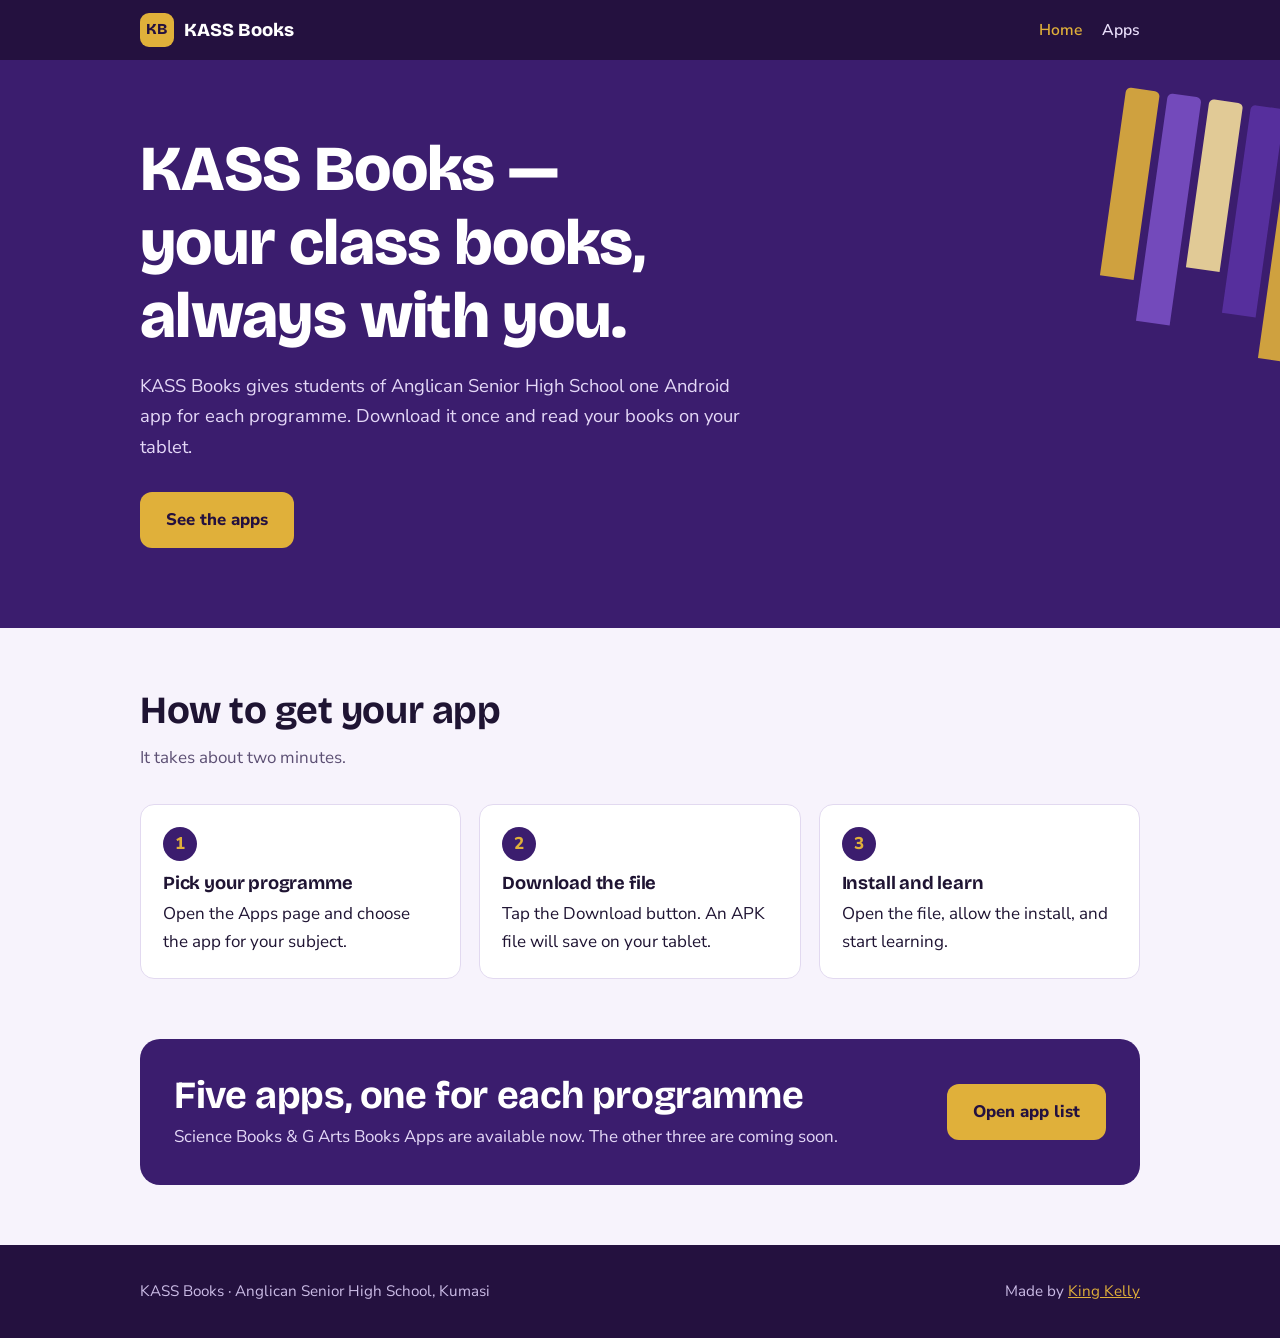
<file: index.html>
<!doctype html><html lang="en"><head><title>KASS Books – Study apps for KASS students</title><meta charset="utf-8"><meta name="viewport" content="width=device-width,initial-scale=1"><link rel="preconnect" href="https://fonts.googleapis.com"><link rel="preconnect" href="https://fonts.gstatic.com" crossorigin><link href="https://fonts.googleapis.com/css2?family=Bricolage+Grotesque:wght@600;800&family=Nunito+Sans:wght@400;600;800&display=swap" rel="stylesheet"><link rel="stylesheet" href="style.css"><link rel="icon" type="image/png" href="favicon.png"><meta name="description" content="Free study apps for students of Anglican Senior High School, Kumasi."></head><body>
<header class="top"><div class="wrap"><a class="brand" href="index.html"><span class="mark">KB</span>KASS Books</a><nav><a href="index.html" aria-current="page">Home</a><a href="apps.html" >Apps</a></nav></div></header>
<main>
<div class="hero"><div class="spine" aria-hidden="true"><i></i><i></i><i></i><i></i><i></i></div><div class="wrap">
<h1>KASS Books — your class books, always with you.</h1>
<p>KASS Books gives students of Anglican Senior High School one Android app for each programme. Download it once and read your books on your tablet.</p>
<a class="btn" href="apps.html">See the apps</a>
</div></div>
<section><div class="wrap">
<h2>How to get your app</h2>
<p class="lead">It takes about two minutes.</p>
<ol class="steps">
<li><h3>Pick your programme</h3><p>Open the Apps page and choose the app for your subject.</p></li>
<li><h3>Download the file</h3><p>Tap the Download button. An APK file will save on your tablet.</p></li>
<li><h3>Install and learn</h3><p>Open the file, allow the install, and start learning.</p></li>
</ol></div></section>
<section style="padding-top:0"><div class="wrap"><div class="panel"><div><h2>Five apps, one for each programme</h2><p>Science Books & G Arts Books Apps are available now. The other three are coming soon.</p></div><a class="btn" href="apps.html">Open app list</a></div></div></section>
</main>
<footer><div class="wrap"><span>KASS Books · Anglican Senior High School, Kumasi</span><span>Made by <a href="https://wa.me/@King_KellyX?text=Hello">King Kelly</a></span></div></footer></body></html>
</file>
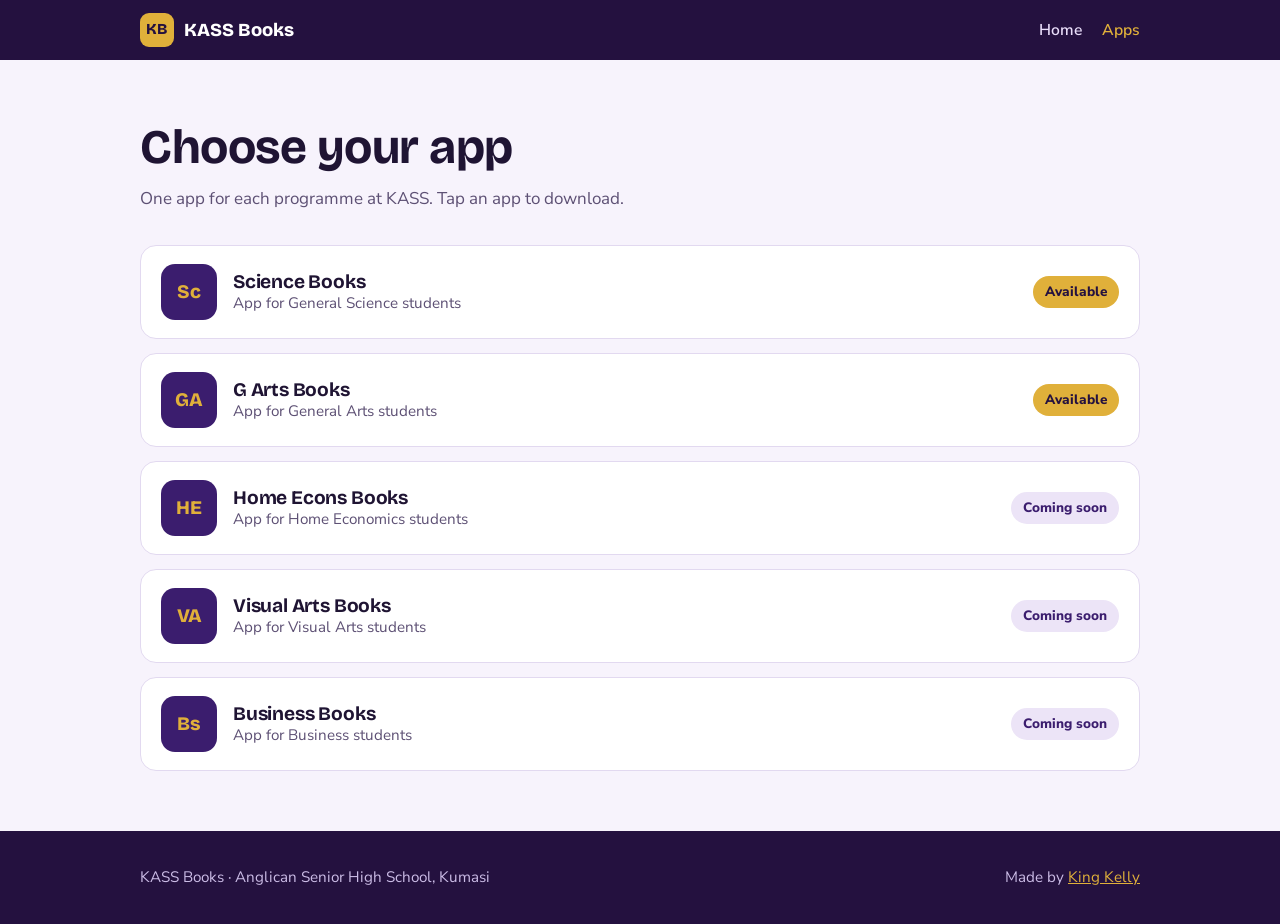
<file: apps.html>
<!doctype html><html lang="en"><head><title>Apps – KASS Books</title><meta name="description" content="See all KASS Books apps: Science Books, G Arts Books, Home Econs Books, Visual Arts Books and Business Books for KASS students."><meta charset="utf-8"><meta name="viewport" content="width=device-width,initial-scale=1"><link rel="preconnect" href="https://fonts.googleapis.com"><link rel="preconnect" href="https://fonts.gstatic.com" crossorigin><link href="https://fonts.googleapis.com/css2?family=Bricolage+Grotesque:wght@600;800&family=Nunito+Sans:wght@400;600;800&display=swap" rel="stylesheet"><link rel="stylesheet" href="style.css"><link rel="icon" type="image/png" href="favicon.png"></head><body>
<header class="top"><div class="wrap"><a class="brand" href="index.html"><span class="mark">KB</span>KASS Books</a><nav><a href="index.html" >Home</a><a href="apps.html" aria-current="page">Apps</a></nav></div></header>
<main><section><div class="wrap">
<h1 style="font-size:clamp(2rem,6vw,3rem);margin-bottom:10px">Choose your app</h1>
<p class="lead">One app for each programme at KASS. Tap an app to download.</p>
<div class="list">
<a class="app" href="science.html"><span class="ico">Sc</span><div><h3>Science Books</h3><p>App for General Science students</p></div><span class="tag live">Available</span></a>
<a class="app" href="garts.html"><span class="ico">GA</span><div><h3>G Arts Books</h3><p>App for General Arts students</p></div><span class="tag live">Available</span></a>
<button class="app" data-name="Home Econs Books" data-ico="HE"><span class="ico">HE</span><div><h3>Home Econs Books</h3><p>App for Home Economics students</p></div><span class="tag soon">Coming soon</span></button>
<button class="app" data-name="Visual Arts Books" data-ico="VA"><span class="ico">VA</span><div><h3>Visual Arts Books</h3><p>App for Visual Arts students</p></div><span class="tag soon">Coming soon</span></button>
<button class="app" data-name="Business Books" data-ico="Bs"><span class="ico">Bs</span><div><h3>Business Books</h3><p>App for Business students</p></div><span class="tag soon">Coming soon</span></button>
</div></div></section></main>
<dialog id="soon"><span class="ico" id="d-ico"></span><h3 id="d-name"></h3><p>This app is coming soon. Please check back later.</p><button class="btn" id="d-close">Okay</button></dialog>
<footer><div class="wrap"><span>KASS Books · Anglican Senior High School, Kumasi</span><span>Made by <a href="https://wa.me/@King_KellyX?text=Hello">King Kelly</a></span></div></footer>
<script>
var d=document.getElementById("soon");
document.querySelectorAll("button.app").forEach(function(b){b.addEventListener("click",function(){document.getElementById("d-name").textContent=b.dataset.name+" – coming soon";document.getElementById("d-ico").textContent=b.dataset.ico;d.showModal()})});
document.getElementById("d-close").onclick=function(){d.close()};
d.addEventListener("click",function(e){if(e.target===d)d.close()});
</script></body></html>
</file>
<file: style.css>
:root{--purple:#3b1d6e;--deep:#24113f;--gold:#e0b03a;--gold-d:#9a7412;--bg:#f7f3fc;--ink:#1f1433;--mute:#5d5074;--line:#e2d9f0;--white:#fff}
*{box-sizing:border-box;margin:0}
html{scroll-behavior:smooth}
body{font-family:"Nunito Sans",system-ui,sans-serif;background:var(--bg);color:var(--ink);line-height:1.65;font-size:17px}
h1,h2,h3{font-family:"Bricolage Grotesque",system-ui,sans-serif;line-height:1.15;letter-spacing:-.01em}
a{color:inherit}
:focus-visible{outline:3px solid var(--gold);outline-offset:3px}
.wrap{max-width:1040px;margin:0 auto;padding:0 20px}
header.top{background:var(--deep);color:#fff;position:sticky;top:0;z-index:10}
header.top .wrap{display:flex;align-items:center;justify-content:space-between;height:60px}
.brand{display:flex;align-items:center;gap:10px;text-decoration:none;font-family:"Bricolage Grotesque",sans-serif;font-weight:800;font-size:1.15rem}
.mark{width:34px;height:34px;border-radius:9px;background:var(--gold);color:var(--deep);display:grid;place-items:center;font-size:.95rem}
nav a{color:#e9defa;text-decoration:none;margin-left:20px;font-weight:600;font-size:.98rem}
nav a:hover,nav a[aria-current]{color:var(--gold)}
.btn{display:inline-block;background:var(--gold);color:var(--deep);font-weight:800;text-decoration:none;padding:14px 26px;border-radius:12px;border:0;font-size:1.05rem;font-family:inherit;cursor:pointer}
.btn:hover{background:#efc250}
.btn.ghost{background:transparent;color:#fff;border:2px solid #b9a3e0;margin-left:10px}
.btn.ghost:hover{border-color:var(--gold);color:var(--gold)}
.hero{background:var(--purple);color:#fff;padding:72px 0 80px;position:relative;overflow:hidden}
.hero h1{font-size:clamp(2.3rem,7vw,4rem);max-width:14ch;font-weight:800}
.hero p{max-width:34em;margin:18px 0 30px;color:#e4d8f7;font-size:1.15rem}
.hero .spine{position:absolute;right:-30px;top:40px;display:flex;gap:8px;transform:rotate(8deg);opacity:.9}
.hero .spine i{display:block;width:34px;border-radius:5px 5px 0 0;background:var(--gold)}
.hero .spine i:nth-child(1){height:190px}.hero .spine i:nth-child(2){height:230px;background:#7a4fc4}.hero .spine i:nth-child(3){height:170px;background:#f3dd9b}.hero .spine i:nth-child(4){height:210px;background:#5a31a3}.hero .spine i:nth-child(5){height:250px}
section{padding:60px 0}
h2{font-size:clamp(1.7rem,4.5vw,2.4rem);margin-bottom:12px}
.lead{color:var(--mute);max-width:36em;margin-bottom:32px}
.steps{display:grid;gap:18px;grid-template-columns:repeat(auto-fit,minmax(230px,1fr));counter-reset:s;list-style:none;padding:0}
.steps li{counter-increment:s;background:var(--white);border:1px solid var(--line);border-radius:14px;padding:22px}
.steps li:before{content:counter(s);display:grid;place-items:center;width:34px;height:34px;border-radius:50%;background:var(--purple);color:var(--gold);font-weight:800;margin-bottom:12px}
.steps h3{font-size:1.15rem;margin-bottom:6px}
.list{display:grid;gap:14px}
.app{display:flex;align-items:center;gap:16px;width:100%;text-align:left;background:var(--white);border:1px solid var(--line);border-radius:16px;padding:18px 20px;text-decoration:none;color:inherit;font:inherit;cursor:pointer}
.app:hover{border-color:var(--purple);box-shadow:0 4px 16px rgba(59,29,110,.12)}
.ico{flex:none;width:56px;height:56px;border-radius:14px;background:var(--purple);color:var(--gold);display:grid;place-items:center;font-family:"Bricolage Grotesque",sans-serif;font-weight:800;font-size:1.2rem}
.app h3{font-size:1.2rem}
.app p{color:var(--mute);font-size:.95rem;line-height:1.4}
.tag{margin-left:auto;flex:none;font-size:.85rem;font-weight:800;padding:5px 12px;border-radius:99px}
.tag.live{background:var(--gold);color:var(--deep)}
.tag.soon{background:#ece4f7;color:var(--purple)}
.panel{background:var(--purple);color:#fff;border-radius:20px;padding:34px;display:flex;flex-wrap:wrap;gap:24px;align-items:center;justify-content:space-between}
.panel h2{margin:0 0 6px}.panel p{color:#e4d8f7}
.facts{display:flex;flex-wrap:wrap;gap:10px 28px;color:var(--mute);margin:14px 0 26px;font-weight:600}
.facts b{color:var(--ink)}
ul.tick{list-style:none;padding:0;display:grid;gap:10px}
ul.tick li{padding-left:30px;position:relative}
ul.tick li:before{content:"";position:absolute;left:0;top:.45em;width:14px;height:8px;border-left:3px solid var(--gold-d);border-bottom:3px solid var(--gold-d);transform:rotate(-45deg)}
footer{background:var(--deep);color:#cbbce6;padding:34px 0;font-size:.95rem}
footer .wrap{display:flex;flex-wrap:wrap;gap:12px 30px;justify-content:space-between}
footer a{color:var(--gold)}
dialog{border:0;border-radius:18px;padding:30px;max-width:380px;width:calc(100% - 40px);text-align:center;color:var(--ink)}
dialog::backdrop{background:rgba(36,17,63,.65)}
dialog h3{font-size:1.5rem;margin:8px 0}
dialog p{color:var(--mute);margin-bottom:20px}
dialog .ico{margin:0 auto 6px}
.crumb{color:#cbbce6;text-decoration:none;font-weight:600;display:inline-block;margin-bottom:16px}
.crumb:hover{color:var(--gold)}
@media(max-width:640px){nav a{margin-left:14px}.hero .spine{display:none}.btn.ghost{margin:12px 0 0}.tag{display:none}.hero{padding:48px 0 56px}}
@media(prefers-reduced-motion:reduce){html{scroll-behavior:auto}}
</file>
